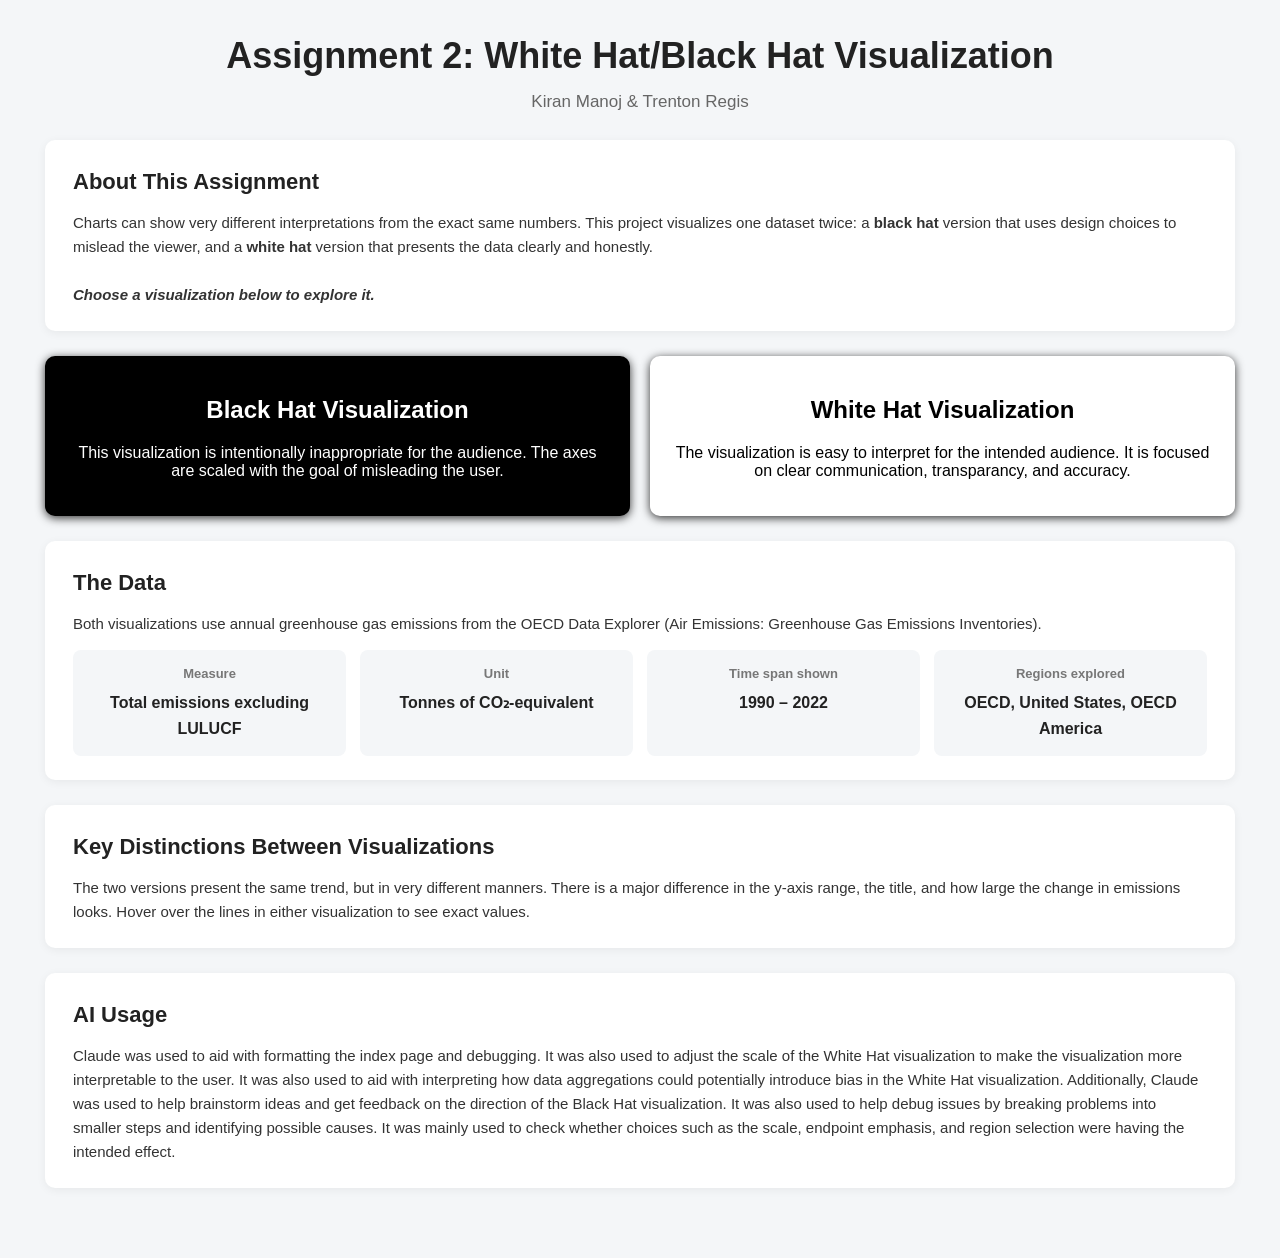
<file: index.html>
<!DOCTYPE html>
<html lang="en">

<head>
    <meta charset="UTF-8">

    <meta
        name="viewport"
        content="width=device-width, initial-scale=1.0"
    >

    <title>Assignment 2: White Hat/Black Hat Visualization</title>

    <link
        rel="stylesheet"
        href="./css/styles.css"
    >

    <script src="https://d3js.org/d3.v7.min.js"></script>
</head>


<body>

    <main class="blackhat-page">

        <!-- Main title and framing -->
        <header>

            <h1>
                Assignment 2: White Hat/Black Hat Visualization
            </h1>

            <p class="subtitle">
                Kiran Manoj & Trenton Regis
            </p>

        </header>

        <!-- Assignment introduction -->
        <section class="intro-section">
            <h2>About This Assignment</h2>
            <p>
                Charts can show very different interpretations from the exact same numbers. This project
                visualizes one dataset twice: a <strong>black hat</strong> version that uses design
                choices to mislead the viewer, and a <strong>white hat</strong> version that
                presents the data clearly and honestly. <br><br><strong><em>Choose a visualization below to explore it.</em></strong>
            </p>
        </section>

            <div class="parent">
                <a href="./blackhat/index.html" class="clickable-section">
                    <section class="blackhat-section">
                        <h2>Black Hat Visualization</h2>
                        <p> 
                            This visualization is intentionally inappropriate for the audience. 
                            The axes are scaled with the goal of misleading the user. 
                        </p>
                    </section>
                </a>
                
                <a href="./whitehat/index.html" class="clickable-section">
                    <section class="whitehat-section">
                        <h2>White Hat Visualization</h2>
                        <p>
                            The visualization is easy to interpret for the intended audience.
                            It is focused on clear communication, transparancy, and accuracy.
                        </p>
                    </section>
                </a>
        </div>

        <!-- Dataset overview -->
        <section class="intro-section">
            <h2>The Data</h2>
            <p>
                Both visualizations use annual greenhouse gas emissions from the OECD Data Explorer
                (Air Emissions: Greenhouse Gas Emissions Inventories).
            </p>
            <div class="fact-grid">
                <div class="fact-card">
                    <span class="fact-label">Measure</span>
                    <span class="fact-value">Total emissions excluding LULUCF</span>
                </div>
                <div class="fact-card">
                    <span class="fact-label">Unit</span>
                    <span class="fact-value">Tonnes of CO₂-equivalent</span>
                </div>
                <div class="fact-card">
                    <span class="fact-label">Time span shown</span>
                    <span class="fact-value">1990 – 2022</span>
                </div>
                <div class="fact-card">
                    <span class="fact-label">Regions explored</span>
                    <span class="fact-value">OECD, United States, OECD America</span>
                </div>
            </div>
        </section>

        <!-- How to read this project -->
        <section class="intro-section">
            <h2>Key Distinctions Between Visualizations</h2>
            <p>
                The two versions present the same trend, but in very different manners.
                There is a major difference in the y-axis range, the title, and how large the change in emissions looks.
                Hover over the lines in either visualization to see exact values.
            </p>
        </section>

        <section class="intro-section">
            <h2>AI Usage</h2>
            <p>
                Claude was used to aid with formatting the index page and debugging. It was also used to adjust 
                the scale of the White Hat visualization to make the visualization more interpretable to the user. 
                It was also used to aid with interpreting how data aggregations could potentially introduce bias
                in the White Hat visualization. Additionally, Claude was used to help brainstorm ideas and get feedback
                on the direction of the Black Hat visualization. It was also used to help debug issues by breaking problems
                into smaller steps and identifying possible causes. It was mainly used to check whether choices such as the
                scale, endpoint emphasis, and region selection were having the intended effect.
            </p>
        </section>
        
        
    </main>
</body>
</file>
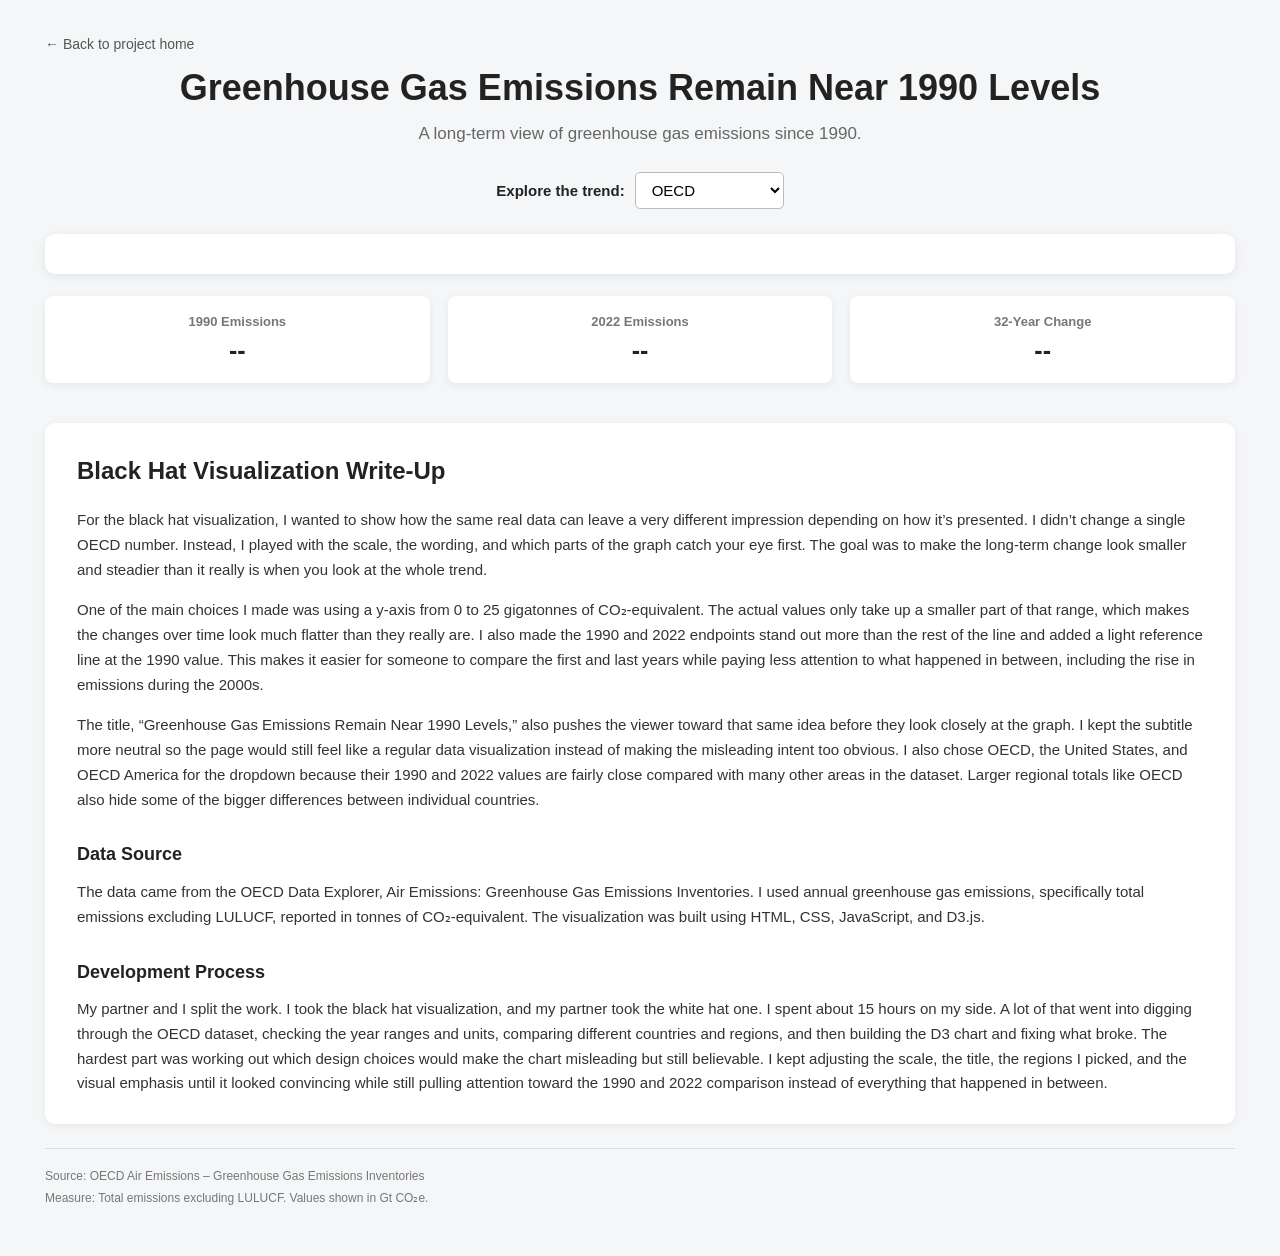
<file: blackhat/index.html>
<!DOCTYPE html>
<html lang="en">

<head>
    <meta charset="UTF-8">

    <meta
        name="viewport"
        content="width=device-width, initial-scale=1.0"
    >

    <title>Black Hat - Greenhouse Gas Emissions</title>

    <link
        rel="stylesheet"
        href="../css/styles.css"
    >

    <script src="https://d3js.org/d3.v7.min.js"></script>
</head>


<body>

    <main class="blackhat-page">

        <!-- Navigation back to the main project page -->
        <a
            class="home-link"
            href="../index.html"
        >
            ← Back to project home
        </a>


        <!-- Main title and framing -->
        <header>

            <h1>
                Greenhouse Gas Emissions Remain Near 1990 Levels
            </h1>

            <p class="subtitle">
                A long-term view of greenhouse gas emissions since 1990.
            </p>

        </header>


        <!-- Interactive dropdown -->
        <section class="controls">

            <label for="area-select">
                Explore the trend:
            </label>

            <select id="area-select">

                <option value="OECD">
                    OECD
                </option>

                <option value="United States">
                    United States
                </option>

                <option value="OECD America">
                    OECD America
                </option>

            </select>

        </section>


        <!-- D3 visualization -->
        <section class="chart-section">

            <div id="chart"></div>

            <div
                id="tooltip"
                class="tooltip"
            ></div>

        </section>


        <!-- Endpoint summary cards -->
        <section class="summary">

            <div class="summary-card">

                <span class="summary-label">
                    1990 Emissions
                </span>

                <span
                    id="start-value"
                    class="summary-value"
                >
                    --
                </span>

            </div>


            <div class="summary-card">

                <span class="summary-label">
                    2022 Emissions
                </span>

                <span
                    id="end-value"
                    class="summary-value"
                >
                    --
                </span>

            </div>


            <div class="summary-card">

                <span class="summary-label">
                    32-Year Change
                </span>

                <span
                    id="change-value"
                    class="summary-value"
                >
                    --
                </span>

            </div>

        </section>


        <!-- Assignment write-up -->
        <section class="writeup-section">

            <h2>
                Black Hat Visualization Write-Up
            </h2>

            <p>
                For the black hat visualization, I wanted to show how the same
                real data can leave a very different impression depending on
                how it’s presented. I didn’t change a single OECD number.
                Instead, I played with the scale, the wording, and which parts
                of the graph catch your eye first. The goal was to make the
                long-term change look smaller and steadier than it really is
                when you look at the whole trend.
            </p>

            <p>
                One of the main choices I made was using a y-axis from 0 to 25
                gigatonnes of CO₂-equivalent. The actual values only take up a
                smaller part of that range, which makes the changes over time
                look much flatter than they really are. I also made the 1990
                and 2022 endpoints stand out more than the rest of the line and
                added a light reference line at the 1990 value. This makes it
                easier for someone to compare the first and last years while
                paying less attention to what happened in between, including
                the rise in emissions during the 2000s.
            </p>

            <p>
                The title, “Greenhouse Gas Emissions Remain Near 1990 Levels,”
                also pushes the viewer toward that same idea before they look
                closely at the graph. I kept the subtitle more neutral so the
                page would still feel like a regular data visualization
                instead of making the misleading intent too obvious. I also
                chose OECD, the United States, and OECD America for the dropdown
                because their 1990 and 2022 values are fairly close compared
                with many other areas in the dataset. Larger regional totals
                like OECD also hide some of the bigger differences between
                individual countries.
            </p>


            <h3>
                Data Source
            </h3>

            <p>
                The data came from the OECD Data Explorer, Air Emissions:
                Greenhouse Gas Emissions Inventories. I used annual greenhouse
                gas emissions, specifically total emissions excluding LULUCF,
                reported in tonnes of CO₂-equivalent. The visualization was
                built using HTML, CSS, JavaScript, and D3.js.
            </p>


            <h3>
                Development Process
            </h3>

            <p>
                My partner and I split the work. I took the black hat
                visualization, and my partner took the white hat one. I spent
                about 15 hours on my side. A lot of that went into digging
                through the OECD dataset, checking the year ranges and units,
                comparing different countries and regions, and then building
                the D3 chart and fixing what broke. The hardest part was
                working out which design choices would make the chart
                misleading but still believable. I kept adjusting the scale,
                the title, the regions I picked, and the visual emphasis until
                it looked convincing while still pulling attention toward the
                1990 and 2022 comparison instead of everything that happened
                in between.
            </p>

        </section>


        <!-- Source information shown below the visualization -->
        <footer>

            <p>
                Source: OECD Air Emissions – Greenhouse Gas Emissions Inventories
            </p>

            <p>
                Measure: Total emissions excluding LULUCF.
                Values shown in Gt CO₂e.
            </p>

        </footer>

    </main>


    <!-- Black Hat visualization logic -->
    <script src="blackhat.js"></script>

</body>

</html>
</file>
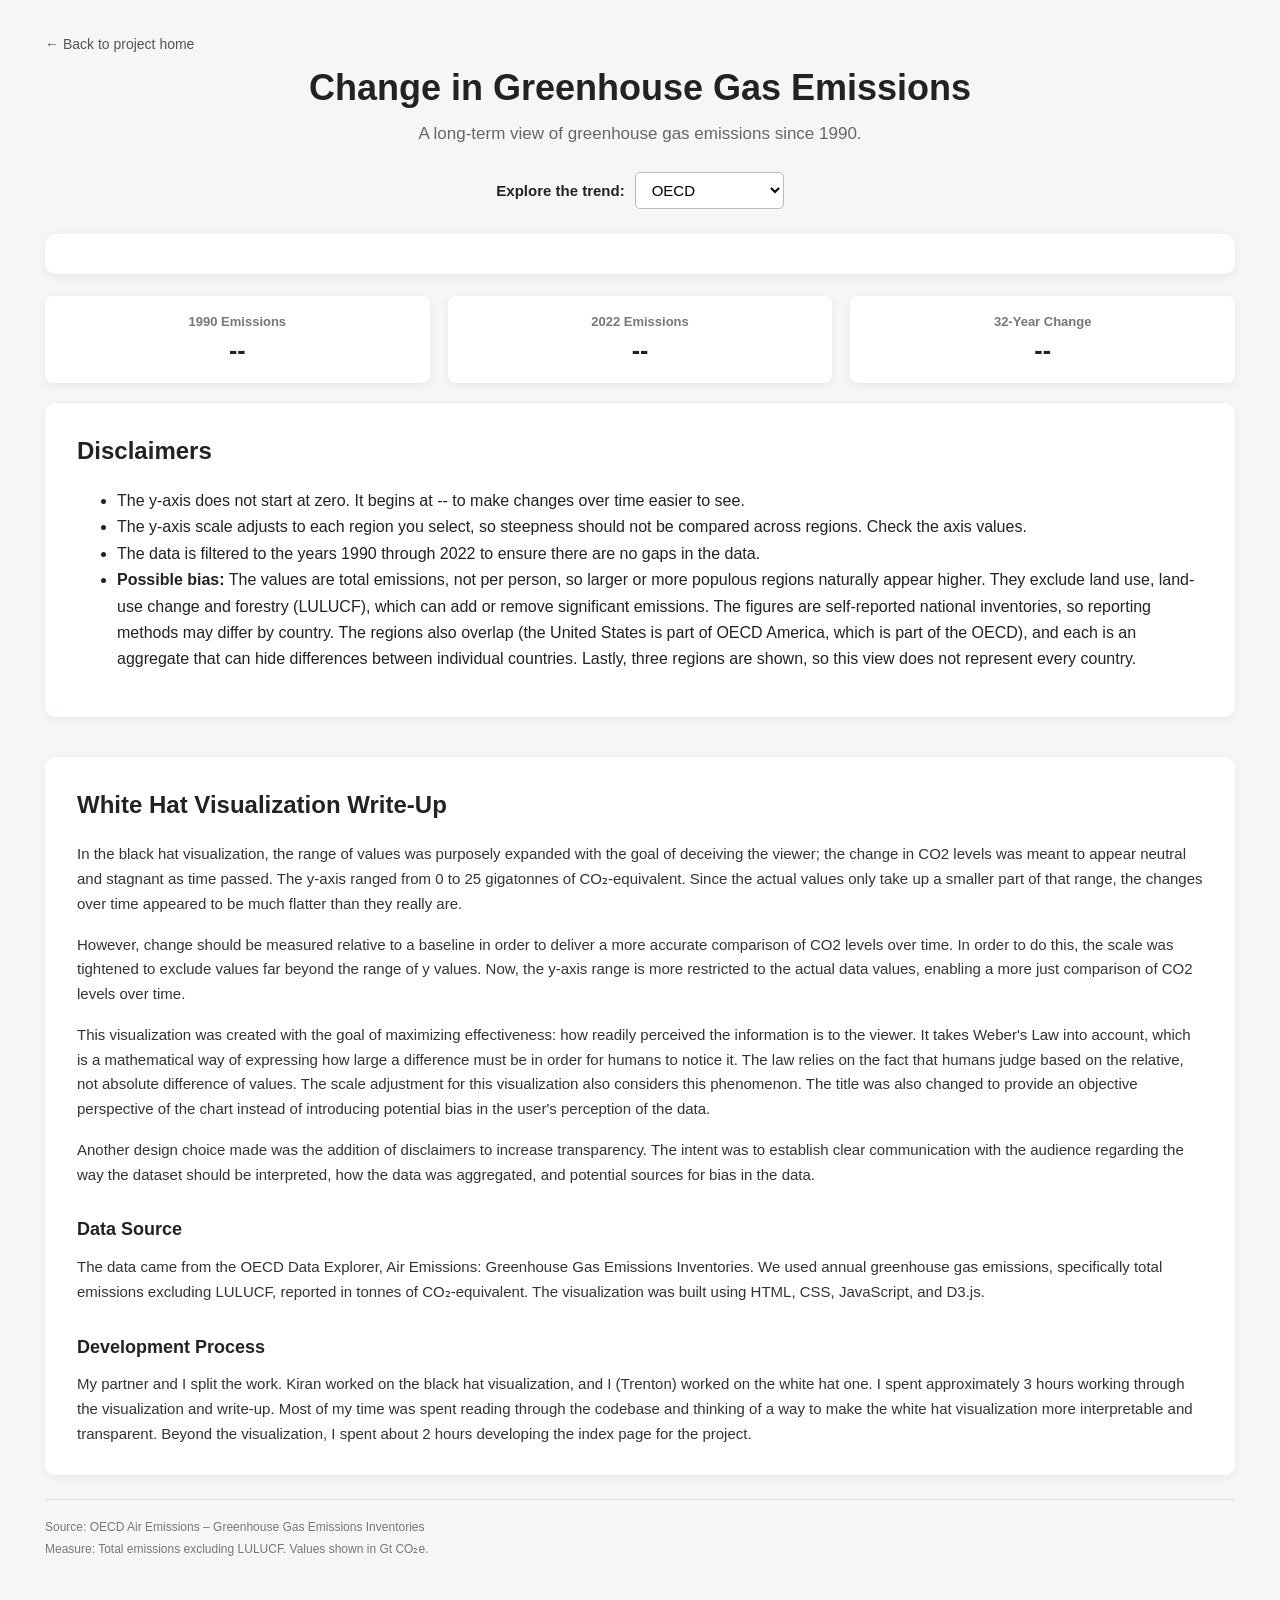
<file: whitehat/index.html>
<!DOCTYPE html>
<html lang="en">

<head>
    <meta charset="UTF-8">

    <meta
        name="viewport"
        content="width=device-width, initial-scale=1.0"
    >

    <title>White Hat - Greenhouse Gas Emissions</title>

    <link
        rel="stylesheet"
        href="../css/styles.css"
    >

    <script src="https://d3js.org/d3.v7.min.js"></script>
</head>


<body>

    <main class="blackhat-page">

        <!-- Navigation back to the main project page -->
        <a
            class="home-link"
            href="../index.html"
        >
            ← Back to project home
        </a>


        <!-- Main title and framing -->
        <header>

            <h1>
                Change in Greenhouse Gas Emissions
            </h1>

            <p class="subtitle">
                A long-term view of greenhouse gas emissions since 1990.
            </p>

        </header>


        <!-- Interactive dropdown -->
        <section class="controls">

            <label for="area-select">
                Explore the trend:
            </label>

            <select id="area-select">

                <option value="OECD">
                    OECD
                </option>

                <option value="United States">
                    United States
                </option>

                <option value="OECD America">
                    OECD America
                </option>

            </select>

        </section>


        <!-- D3 visualization -->
        <section class="chart-section">

            <div id="chart"></div>

            <div
                id="tooltip"
                class="tooltip"
            ></div>

        </section>
        
        <!-- Endpoint summary cards -->
        <section class="summary">

            <div class="summary-card">

                <span class="summary-label">
                    1990 Emissions
                </span>

                <span
                    id="start-value"
                    class="summary-value"
                >
                    --
                </span>

            </div>


            <div class="summary-card">

                <span class="summary-label">
                    2022 Emissions
                </span>

                <span
                    id="end-value"
                    class="summary-value"
                >
                    --
                </span>

            </div>


            <div class="summary-card">

                <span class="summary-label">
                    32-Year Change
                </span>

                <span
                    id="change-value"
                    class="summary-value"
                >
                    --
                </span>

            </div>

        </section>

        <!-- Transparency disclaimers -->
        <section class="writeup-section" style="margin-top: 20px;">
            <h2>Disclaimers</h2>
            <ul>
                <li>
                    The y-axis does not start at zero. It begins at
                    <span id="axis-min">--</span> to make changes over time easier to see.
                </li>
                <li>
                    The y-axis scale adjusts to each region you select,
                    so steepness should not be compared across regions. Check the axis values.
                </li>
                <li>
                    The data is filtered to the years 1990 through 2022
                    to ensure there are no gaps in the data.
                </li>
                <li>
                    <strong>Possible bias:</strong> The values are total emissions, not per person,
                    so larger or more populous regions naturally appear higher. They exclude land use,
                    land-use change and forestry (LULUCF), which can add or remove significant emissions.
                    The figures are self-reported national inventories, so reporting methods may differ
                    by country. The regions also overlap (the United States is part of OECD America, which
                    is part of the OECD), and each is an aggregate that can hide differences between
                    individual countries. Lastly, three regions are shown, so this view does not represent
                    every country.
                </li>
            </ul>

        </section>


        <!-- Assignment write-up -->
        <section class="writeup-section">

            <h2>
                White Hat Visualization Write-Up
            </h2>

            <p>
                In the black hat visualization, the range of values was purposely expanded with the goal
                of deceiving the viewer; the change in CO2 levels was meant to appear neutral and stagnant
                as time passed. The y-axis ranged from 0 to 25
                gigatonnes of CO₂-equivalent. Since the actual values only take up a
                smaller part of that range, the changes over time
                appeared to be much flatter than they really are. 
            </p>

            <p>
                However, change should be measured relative to a baseline in order to deliver a more accurate
                comparison of CO2 levels over time. In order to do this, the scale was tightened to exclude values far
                beyond the range of y values. Now, the y-axis range is more restricted to the actual data values,
                enabling a more just comparison of CO2 levels over time. 
            </p> 

            <p>
                This visualization was created with the goal of maximizing effectiveness: how readily perceived
                the information is to the viewer. It takes Weber's Law into account, which is a mathematical way of 
                expressing how large a difference must be in order for humans to notice it. The law relies on the 
                fact that humans judge based on the relative, not absolute difference of values. The scale adjustment 
                for this visualization also considers this phenomenon. The title was also changed to provide an objective perspective
                of the chart instead of introducing potential bias in the user's perception of the data.
            </p>

            <p>
                Another design choice made was the addition of disclaimers to increase transparency. The intent was to 
                establish clear communication with the audience regarding the way the dataset should be interpreted, 
                how the data was aggregated, and potential sources for bias in the data.
            </p>


            <h3>
                Data Source
            </h3>

            <p>
                The data came from the OECD Data Explorer, Air Emissions:
                Greenhouse Gas Emissions Inventories. We used annual greenhouse
                gas emissions, specifically total emissions excluding LULUCF,
                reported in tonnes of CO₂-equivalent. The visualization was
                built using HTML, CSS, JavaScript, and D3.js.
            </p>


            <h3>
                Development Process
            </h3>

            <p>
                My partner and I split the work. Kiran worked on the black hat
                visualization, and I (Trenton) worked on the white hat one. I spent approximately
                3 hours working through the visualization and write-up. Most of my time was spent reading
                through the codebase and thinking of a way to make the white hat visualization more interpretable and transparent.
                Beyond the visualization, I spent about 2 hours developing the index page for the project.
            </p>

        </section>


        <!-- Source information shown below the visualization -->
        <footer>

            <p>
                Source: OECD Air Emissions – Greenhouse Gas Emissions Inventories
            </p>

            <p>
                Measure: Total emissions excluding LULUCF.
                Values shown in Gt CO₂e.
            </p>

        </footer>

    </main>


    <!-- White Hat visualization logic -->
    <script src="whitehat.js"></script>

</body>

</html>
</file>
<file: css/styles.css>
body {
    font-family: Arial, Helvetica, sans-serif;
    margin: 0;
    background: #f4f6f8;
    color: #222;
}


/* --------------------------------------------------
   BLACK HAT PAGE CONTAINER
-------------------------------------------------- */

.blackhat-page {
    max-width: 1200px;
    margin: 0 auto;
    padding: 35px 45px 45px;
}


/* --------------------------------------------------
   HOME LINK
-------------------------------------------------- */

.home-link {
    display: inline-block;
    margin-bottom: 15px;
    color: #555;
    font-size: 14px;
    text-decoration: none;
}

.home-link:hover {
    text-decoration: underline;
}


/* --------------------------------------------------
   HEADER
-------------------------------------------------- */

header {
    text-align: center;
    margin-bottom: 25px;
}

h1 {
    font-size: 36px;
    margin: 0 0 12px;
}

.subtitle {
    max-width: 760px;
    margin: 0 auto;
    font-size: 17px;
    line-height: 1.5;
    color: #666;
}


/* --------------------------------------------------
   DROPDOWN CONTROLS
-------------------------------------------------- */

.controls {
    display: flex;
    justify-content: center;
    align-items: center;
    gap: 10px;
    margin: 25px 0;
}

.controls label {
    font-size: 15px;
    font-weight: 600;
}

.controls select {
    padding: 8px 12px;
    border: 1px solid #bbb;
    border-radius: 5px;
    background: white;
    font-size: 15px;
    cursor: pointer;
}


/* --------------------------------------------------
   CHART
-------------------------------------------------- */

.chart-section {
    position: relative;
    background: white;
    padding: 20px 25px;
    border-radius: 10px;
    box-shadow: 0 2px 10px rgba(0, 0, 0, 0.08);
}

.chart-section li {
    margin-bottom: 10px;
}

.chart-section li:last-child {
    margin-bottom: 0;
}

#chart svg {
    display: block;
    width: 100%;
    height: auto;
}


/* Main emissions line */

.emissions-line {
    fill: none;
    stroke: steelblue;
    stroke-width: 3;
    opacity: 0.65;
}


/* Endpoint circles */

.endpoint {
    fill: steelblue;
    stroke: white;
    stroke-width: 3;
}

.parent {
    display: flex;
    gap: 20px;
    justify-content: center;
    align-items: stretch; /* both sections always match the taller one */
}

.clickable-section {
    display: flex;          /* lets the section inside fill the link's height */
    flex: 1 1 0;            /* both links share the row width equally */
    min-width: 0;
    text-decoration: none;
    color: inherit;
}

.clickable-section :hover {
    transform: scale(1.05);
}

.blackhat-section {
    background: black;
    color: white;
    padding: 20px 25px;
    border-radius: 10px;
    box-shadow: 0 2px 10px rgba(0, 0, 0, 0.8);
    text-align: center;
    flex: 1;                /* fill the clickable link (equal width and height) */
    min-width: 0;
    box-sizing: border-box;
}

.whitehat-section {
    background: white;
    color: black;
    padding: 20px 25px;
    border-radius: 10px;
    box-shadow: 0 2px 10px rgba(0, 0, 0, 0.8);
    text-align: center;
    flex: 1;                /* fill the clickable link (equal width and height) */
    min-width: 0;
    box-sizing: border-box;
}

/* Index page intro sections */

.intro-section {
    margin: 25px 0;
    padding: 24px 28px;
    background: white;
    border-radius: 10px;
    box-shadow: 0 2px 10px rgba(0, 0, 0, 0.06);
    line-height: 1.6;
}

.intro-section h2 {
    margin: 0 0 12px;
    font-size: 22px;
}

.intro-section p {
    margin: 0 0 14px;
    font-size: 15px;
    color: #333;
}

.intro-section p:last-child {
    margin-bottom: 0;
}

.fact-grid {
    display: grid;
    grid-template-columns: repeat(auto-fit, minmax(200px, 1fr));
    gap: 14px;
}

.fact-card {
    padding: 14px;
    background: #f4f6f8;
    border-radius: 8px;
    text-align: center;
}

.fact-label {
    display: block;
    color: #777;
    font-size: 13px;
    font-weight: 600;
}

.fact-value {
    display: block;
    margin-top: 6px;
    font-size: 16px;
    font-weight: 700;
}

/* Endpoint text */

.endpoint-label {
    font-size: 13px;
    font-weight: 600;
}


/* Axis labels */

.axis-label {
    font-size: 14px;
    font-weight: 600;
}


/* --------------------------------------------------
   1990 REFERENCE LINE
-------------------------------------------------- */

.reference-line {
    stroke: #999;
    stroke-width: 1.2;
    stroke-dasharray: 6 5;
    opacity: 0.35;
}


/* --------------------------------------------------
   TOOLTIP
-------------------------------------------------- */

.tooltip {
    position: fixed;
    opacity: 0;
    pointer-events: none;

    padding: 9px 12px;

    background: rgba(30, 30, 30, 0.92);
    color: white;

    border-radius: 5px;

    font-size: 13px;
    line-height: 1.4;

    z-index: 1000;
}


/* --------------------------------------------------
   SUMMARY CARDS
-------------------------------------------------- */

.summary {
    display: flex;
    gap: 18px;
    margin-top: 22px;
}

.summary-card {
    flex: 1;

    padding: 18px;

    background: white;

    border-radius: 8px;

    text-align: center;

    box-shadow: 0 2px 8px rgba(0, 0, 0, 0.07);
}

.summary-label {
    display: block;

    color: #777;

    font-size: 13px;
    font-weight: 600;
}

.summary-value {
    display: block;

    margin-top: 7px;

    font-size: 25px;
    font-weight: 700;
}


/* --------------------------------------------------
   BLACK HAT WRITE-UP
-------------------------------------------------- */

.writeup-section {
    margin-top: 40px;

    padding: 28px 32px;

    background: white;

    border-radius: 10px;

    box-shadow: 0 2px 10px rgba(0, 0, 0, 0.06);

    line-height: 1.65;
}

.writeup-section h2 {
    margin-top: 0;
    margin-bottom: 18px;

    font-size: 24px;
}

.writeup-section h3 {
    margin-top: 28px;
    margin-bottom: 10px;

    font-size: 18px;
}

.writeup-section p {
    margin: 0 0 16px;

    font-size: 15px;

    color: #333;
}


/* Remove extra bottom spacing from final paragraph */

.writeup-section p:last-child {
    margin-bottom: 0;
}


/* --------------------------------------------------
   FOOTER / SOURCE
-------------------------------------------------- */

footer {
    margin-top: 24px;

    padding-top: 14px;

    border-top: 1px solid #ddd;

    color: #777;

    font-size: 12px;

    line-height: 1.5;
}

footer p {
    margin: 4px 0;
}


/* --------------------------------------------------
   SMALLER SCREENS
-------------------------------------------------- */

@media (max-width: 700px) {

    .blackhat-page {
        padding: 20px;
    }

    h1 {
        font-size: 28px;
    }

    .subtitle {
        font-size: 15px;
    }


    /* Put dropdown underneath its label */

    .controls {
        flex-direction: column;
        gap: 8px;
    }


    /* Give chart slightly more space */

    .chart-section {
        padding: 15px;
    }


    /* Stack the summary cards vertically */

    .summary {
        flex-direction: column;
    }


    /* Reduce write-up padding */

    .writeup-section {
        padding: 20px;
    }

    .writeup-section h2 {
        font-size: 22px;
    }
}

/* --------------------------------------------------
   CHART DISCLAIMERS (white hat)
-------------------------------------------------- */

.chart-notes {
    margin-top: 14px;
    color: #777;
    font-size: 12px;
    line-height: 1.5;
}

.chart-notes p {
    margin: 4px 0;
}
</file>
